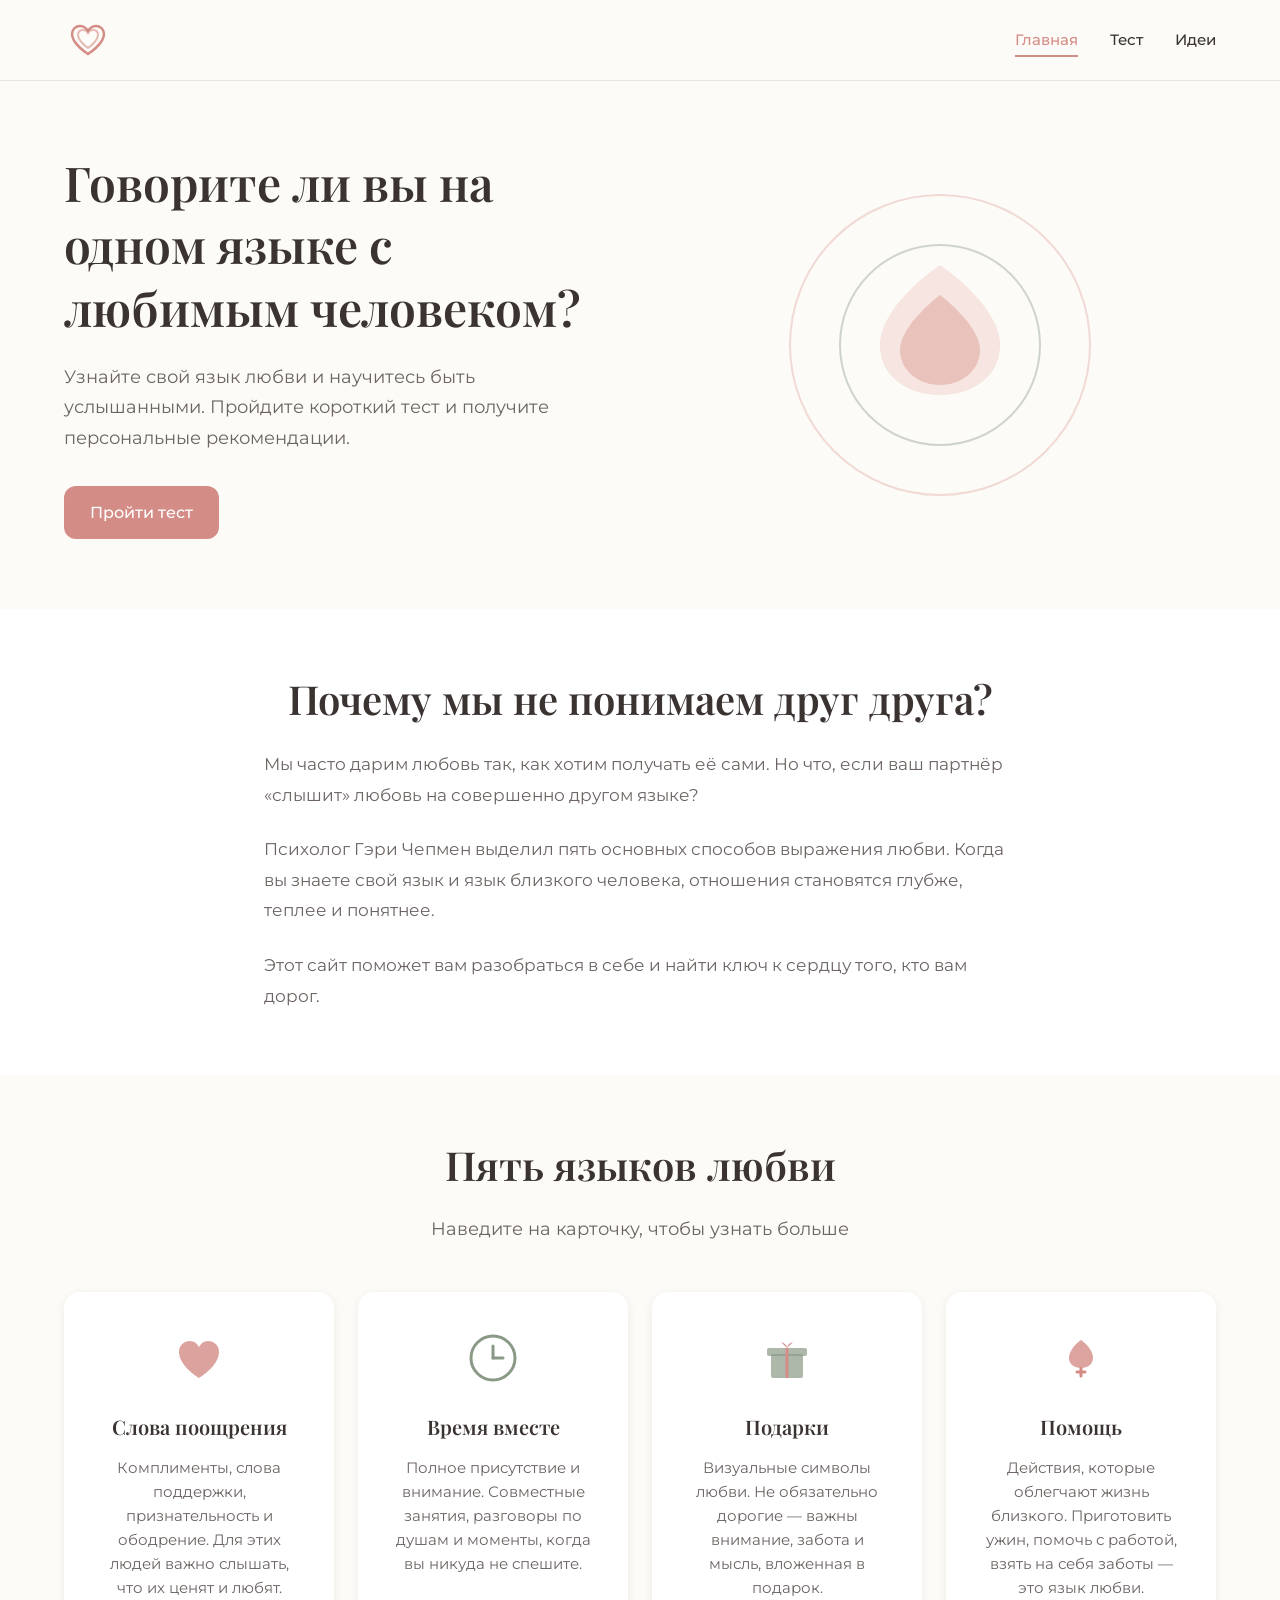
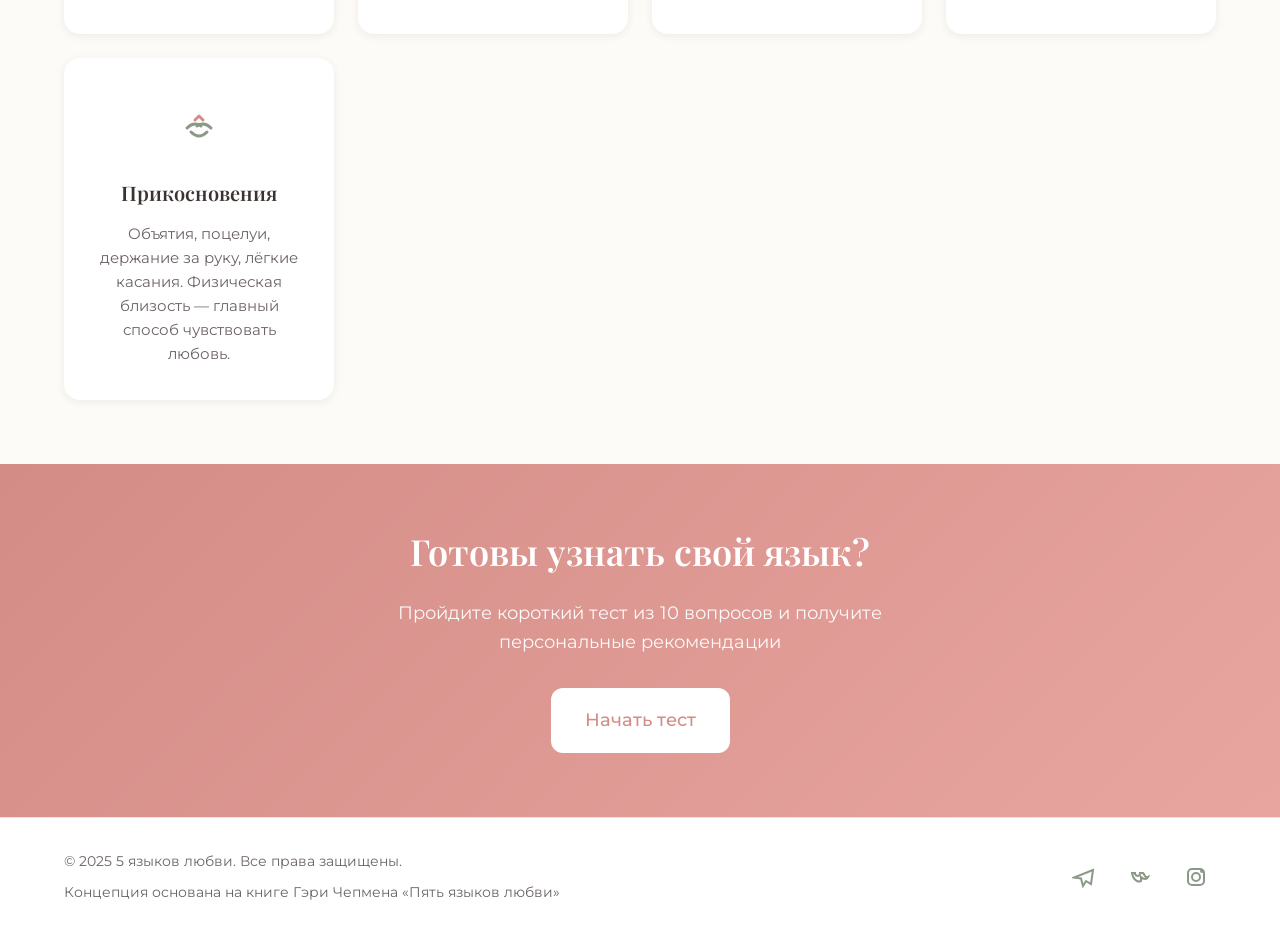
<file: index.html>
<!DOCTYPE html>
<html lang="ru">
<head>
    <meta charset="UTF-8">
    <meta name="viewport" content="width=device-width, initial-scale=1.0">
    <meta name="description" content="Узнайте свой язык любви и научитесь быть услышанными. Интерактивный гид по 5 языкам любви.">
    <title>5 языков любви — Говорите на одном языке</title>
    
    <!-- Подключение шрифтов Google Fonts -->
    <link rel="preconnect" href="https://fonts.googleapis.com">
    <link rel="preconnect" href="https://fonts.gstatic.com" crossorigin>
    <link href="https://fonts.googleapis.com/css2?family=Playfair+Display:wght@400;600;700&family=Montserrat:wght@300;400;500;600&display=swap" rel="stylesheet">
    
    <!-- Подключение стилей -->
    <link rel="stylesheet" href="styles.css">
</head>
<body>
    
    <!-- ========== ШАПКА САЙТА ========== -->
    <header class="header">
        <div class="container header__container">
            <!-- Логотип -->
            <a href="index.html" class="header__logo" aria-label="На главную">
                <svg class="logo-icon" width="48" height="48" viewBox="0 0 48 48" fill="none" xmlns="http://www.w3.org/2000/svg">
                    <path d="M24 38C24 38 8 28 8 18C8 13 12 10 16 10C19 10 22 12 24 15C26 12 29 10 32 10C36 10 40 13 40 18C40 28 24 38 24 38Z" stroke="#D48C86" stroke-width="2.5" fill="none"/>
                    <path d="M24 32C24 32 14 25 14 19C14 16 16 14 19 14C21 14 23 15 24 17C25 15 27 14 29 14C32 14 34 16 34 19C34 25 24 32 24 32Z" stroke="#D48C86" stroke-width="2" fill="none" opacity="0.6"/>
                </svg>
            </a>
            
            <!-- Навигация -->
            <nav class="header__nav" aria-label="Главная навигация">
                <ul class="nav-list">
                    <li class="nav-list__item">
                        <a href="index.html" class="nav-list__link nav-list__link--active">Главная</a>
                    </li>
                    <li class="nav-list__item">
                        <a href="test.html" class="nav-list__link">Тест</a>
                    </li>
                    <li class="nav-list__item">
                        <a href="ideas.html" class="nav-list__link">Идеи</a>
                    </li>
                </ul>
            </nav>
            
            <!-- Кнопка мобильного меню (для адаптивности) -->
            <button class="header__burger" aria-label="Открыть меню" aria-expanded="false">
                <span></span>
                <span></span>
                <span></span>
            </button>
        </div>
    </header>

    <main>
        <!-- ========== HERO-БЛОК (ПЕРВЫЙ ЭКРАН) ========== -->
        <section class="hero">
            <div class="container hero__container">
                <div class="hero__content">
                    <h1 class="hero__title">Говорите ли вы на одном языке с любимым человеком?</h1>
                    <p class="hero__subtitle">Узнайте свой язык любви и научитесь быть услышанными. Пройдите короткий тест и получите персональные рекомендации.</p>
                    <a href="test.html" class="btn btn--primary hero__cta">Пройти тест</a>
                </div>
                <div class="hero__image">
                    <!-- Декоративная иллюстрация -->
                    <svg class="hero__illustration" width="400" height="400" viewBox="0 0 400 400" fill="none" xmlns="http://www.w3.org/2000/svg" aria-hidden="true">
                        <circle cx="200" cy="200" r="150" stroke="#D48C86" stroke-width="2" opacity="0.3"/>
                        <circle cx="200" cy="200" r="100" stroke="#8A9A86" stroke-width="2" opacity="0.4"/>
                        <path d="M200 120C200 120 140 160 140 200C140 230 165 250 200 250C235 250 260 230 260 200C260 160 200 120 200 120Z" fill="#D48C86" opacity="0.2"/>
                        <path d="M200 150C200 150 160 180 160 205C160 225 178 240 200 240C222 240 240 225 240 205C240 180 200 150 200 150Z" fill="#D48C86" opacity="0.4"/>
                    </svg>
                </div>
            </div>
        </section>

        <!-- ========== БЛОК "СУТЬ КОНЦЕПЦИИ" ========== -->
        <section class="concept">
            <div class="container concept__container">
                <h2 class="section-title">Почему мы не понимаем друг друга?</h2>
                <div class="concept__text">
                    <p>Мы часто дарим любовь так, как хотим получать её сами. Но что, если ваш партнёр «слышит» любовь на совершенно другом языке?</p>
                    <p>Психолог Гэри Чепмен выделил пять основных способов выражения любви. Когда вы знаете свой язык и язык близкого человека, отношения становятся глубже, теплее и понятнее.</p>
                    <p>Этот сайт поможет вам разобраться в себе и найти ключ к сердцу того, кто вам дорог.</p>
                </div>
            </div>
        </section>

        <!-- ========== БЛОК "5 ЯЗЫКОВ ЛЮБВИ" ========== -->
        <section class="languages">
            <div class="container languages__container">
                <h2 class="section-title">Пять языков любви</h2>
                <p class="section-subtitle">Наведите на карточку, чтобы узнать больше</p>
                
                <div class="languages__grid">
                    <!-- Карточка 1: Слова поощрения -->
                    <article class="language-card">
                        <div class="language-card__icon">
                            <svg width="64" height="64" viewBox="0 0 64 64" fill="none" xmlns="http://www.w3.org/2000/svg">
                                <path d="M32 52C32 52 12 40 12 26C12 19 17 15 23 15C27 15 30 17 32 21C34 17 37 15 41 15C47 15 52 19 52 26C52 40 32 52 32 52Z" fill="#D48C86" opacity="0.8"/>
                            </svg>
                        </div>
                        <h3 class="language-card__title">Слова поощрения</h3>
                        <p class="language-card__description">Комплименты, слова поддержки, признательность и ободрение. Для этих людей важно слышать, что их ценят и любят.</p>
                    </article>

                    <!-- Карточка 2: Время вместе -->
                    <article class="language-card">
                        <div class="language-card__icon">
                            <svg width="64" height="64" viewBox="0 0 64 64" fill="none" xmlns="http://www.w3.org/2000/svg">
                                <circle cx="32" cy="32" r="22" stroke="#8A9A86" stroke-width="3" fill="none"/>
                                <line x1="32" y1="32" x2="32" y2="20" stroke="#8A9A86" stroke-width="3" stroke-linecap="round"/>
                                <line x1="32" y1="32" x2="42" y2="32" stroke="#8A9A86" stroke-width="3" stroke-linecap="round"/>
                            </svg>
                        </div>
                        <h3 class="language-card__title">Время вместе</h3>
                        <p class="language-card__description">Полное присутствие и внимание. Совместные занятия, разговоры по душам и моменты, когда вы никуда не спешите.</p>
                    </article>

                    <!-- Карточка 3: Подарки -->
                    <article class="language-card">
                        <div class="language-card__icon">
                            <svg width="64" height="64" viewBox="0 0 64 64" fill="none" xmlns="http://www.w3.org/2000/svg">
                                <rect x="16" y="28" width="32" height="24" rx="2" fill="#8A9A86" opacity="0.7"/>
                                <rect x="12" y="22" width="40" height="8" rx="2" fill="#8A9A86" opacity="0.7"/>
                                <line x1="32" y1="22" x2="32" y2="52" stroke="#D48C86" stroke-width="3"/>
                                <path d="M32 22C32 22 26 16 26 16C26 16 32 18 32 22Z" fill="#D48C86"/>
                                <path d="M32 22C32 22 38 16 38 16C38 16 32 18 32 22Z" fill="#D48C86"/>
                            </svg>
                        </div>
                        <h3 class="language-card__title">Подарки</h3>
                        <p class="language-card__description">Визуальные символы любви. Не обязательно дорогие — важны внимание, забота и мысль, вложенная в подарок.</p>
                    </article>

                    <!-- Карточка 4: Помощь (Акты служения) -->
                    <article class="language-card">
                        <div class="language-card__icon">
                            <svg width="64" height="64" viewBox="0 0 64 64" fill="none" xmlns="http://www.w3.org/2000/svg">
                                <path d="M32 14C32 14 20 22 20 32C20 38 25 42 32 42C39 42 44 38 44 32C44 22 32 14 32 14Z" fill="#D48C86" opacity="0.8"/>
                                <path d="M32 42V50" stroke="#D48C86" stroke-width="3" stroke-linecap="round"/>
                                <path d="M28 46H36" stroke="#D48C86" stroke-width="3" stroke-linecap="round"/>
                            </svg>
                        </div>
                        <h3 class="language-card__title">Помощь</h3>
                        <p class="language-card__description">Действия, которые облегчают жизнь близкого. Приготовить ужин, помочь с работой, взять на себя заботы — это язык любви.</p>
                    </article>

                    <!-- Карточка 5: Прикосновения -->
                    <article class="language-card">
                        <div class="language-card__icon">
                            <svg width="64" height="64" viewBox="0 0 64 64" fill="none" xmlns="http://www.w3.org/2000/svg">
                                <path d="M20 36C20 36 24 32 28 32C32 32 34 34 34 34" stroke="#8A9A86" stroke-width="3" stroke-linecap="round"/>
                                <path d="M44 36C44 36 40 32 36 32C32 32 30 34 30 34" stroke="#8A9A86" stroke-width="3" stroke-linecap="round"/>
                                <path d="M24 40C24 40 28 44 32 44C36 44 40 40 40 40" stroke="#8A9A86" stroke-width="3" stroke-linecap="round"/>
                                <path d="M28 28L32 24L36 28" stroke="#D48C86" stroke-width="3" stroke-linecap="round" stroke-linejoin="round"/>
                            </svg>
                        </div>
                        <h3 class="language-card__title">Прикосновения</h3>
                        <p class="language-card__description">Объятия, поцелуи, держание за руку, лёгкие касания. Физическая близость — главный способ чувствовать любовь.</p>
                    </article>
                </div>
            </div>
        </section>

        <!-- ========== БЛОК ПРИЗЫВА К ДЕЙСТВИЮ ========== -->
        <section class="cta">
            <div class="container cta__container">
                <h2 class="cta__title">Готовы узнать свой язык?</h2>
                <p class="cta__text">Пройдите короткий тест из 10 вопросов и получите персональные рекомендации</p>
                <a href="test.html" class="btn btn--primary btn--large">Начать тест</a>
            </div>
        </section>
    </main>

    <!-- ========== ПОДВАЛ САЙТА ========== -->
    <footer class="footer">
        <div class="container footer__container">
            <div class="footer__info">
                <p class="footer__copyright">© 2025 5 языков любви. Все права защищены.</p>
                <p class="footer__source">Концепция основана на книге Гэри Чепмена «Пять языков любви»</p>
            </div>
            <div class="footer__social">
                <a href="#" class="footer__social-link" aria-label="Telegram">
                    <svg width="24" height="24" viewBox="0 0 24 24" fill="none" stroke="#8A9A86" stroke-width="2">
                        <path d="M21 5L2 12.5L9 13.5L11 21L14 16L19 19L21 5Z"/>
                    </svg>
                </a>
                <a href="#" class="footer__social-link" aria-label="VK">
                    <svg width="24" height="24" viewBox="0 0 24 24" fill="none" stroke="#8A9A86" stroke-width="2">
                        <path d="M4 8C4 8 5 14 9 16C11 17 13 16 13 16V12C13 12 15 14 17 14C19 14 20 12 20 12C20 12 18 13 17 11C16 9 15 8 15 8H12C12 8 12 11 10 11C8 11 7 9 7 9V8H4Z"/>
                    </svg>
                </a>
                <a href="#" class="footer__social-link" aria-label="Instagram">
                    <svg width="24" height="24" viewBox="0 0 24 24" fill="none" stroke="#8A9A86" stroke-width="2">
                        <rect x="4" y="4" width="16" height="16" rx="4"/>
                        <circle cx="12" cy="12" r="4"/>
                        <circle cx="18" cy="6" r="1" fill="#8A9A86"/>
                    </svg>
                </a>
            </div>
        </div>
    </footer>

    <!-- Подключение скриптов -->
    <script src="script.js"></script>
</body>
</html>
</file>
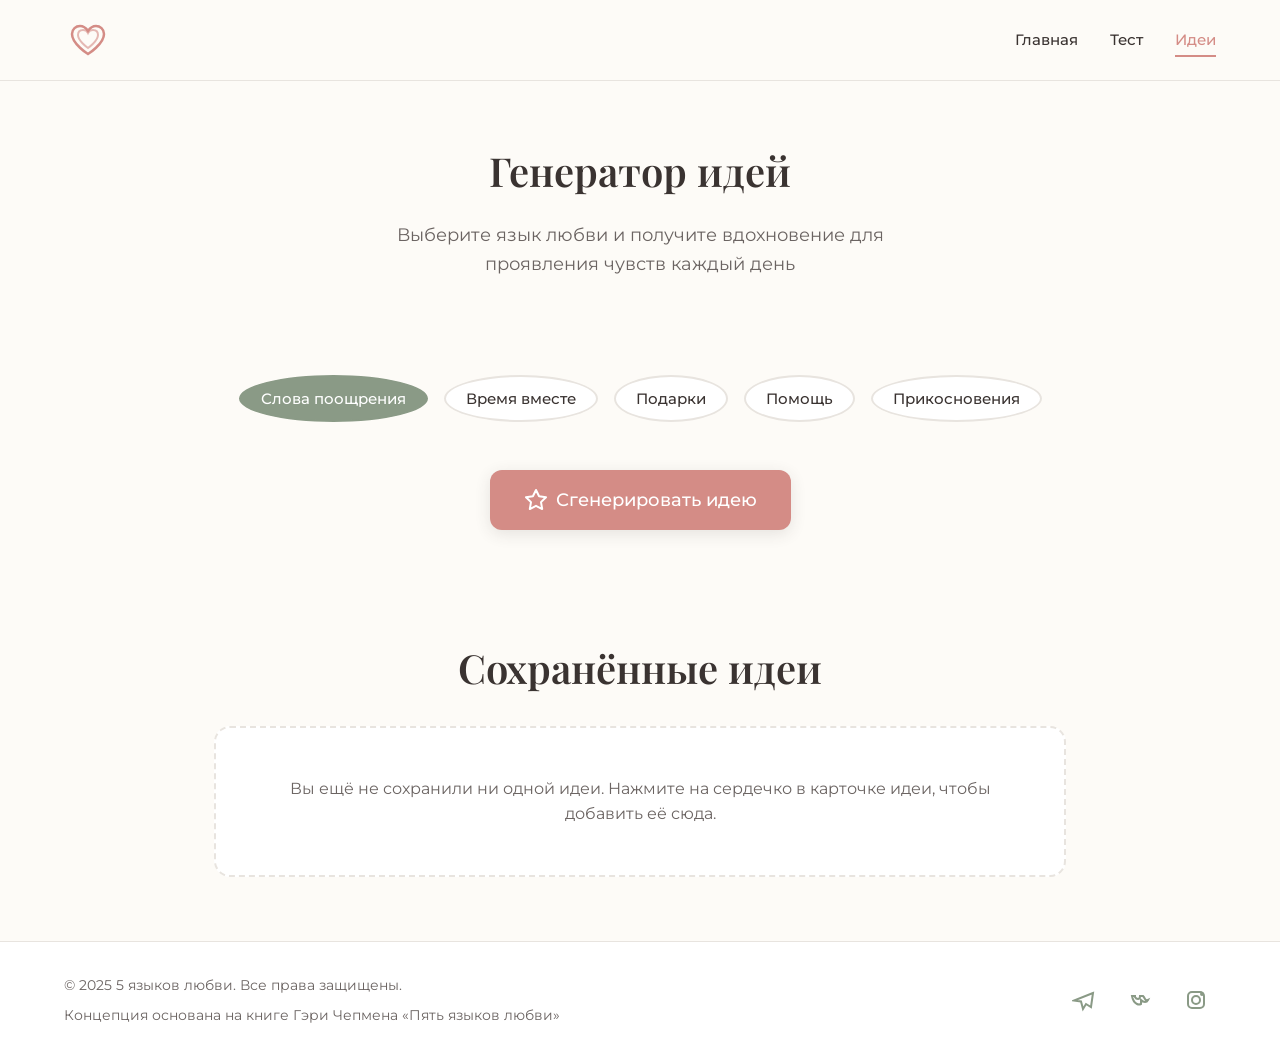
<file: ideas.html>
<!DOCTYPE html>
<html lang="ru">
<head>
    <meta charset="UTF-8">
    <meta name="viewport" content="width=device-width, initial-scale=1.0">
    <meta name="description" content="Генератор идей для проявления любви. Получайте персональные рекомендации для вашего языка любви.">
    <title>Генератор идей — Проявляйте любовь правильно</title>
    
    <!-- Подключение шрифтов Google Fonts -->
    <link rel="preconnect" href="https://fonts.googleapis.com">
    <link rel="preconnect" href="https://fonts.gstatic.com" crossorigin>
    <link href="https://fonts.googleapis.com/css2?family=Playfair+Display:wght@400;600;700&family=Montserrat:wght@300;400;500;600&display=swap" rel="stylesheet">
    
    <!-- Подключение стилей -->
    <link rel="stylesheet" href="styles.css">
</head>
<body>
    
    <!-- ========== ШАПКА САЙТА ========== -->
    <header class="header">
        <div class="container header__container">
            <!-- Логотип -->
            <a href="index.html" class="header__logo" aria-label="На главную">
                <svg class="logo-icon" width="48" height="48" viewBox="0 0 48 48" fill="none" xmlns="http://www.w3.org/2000/svg">
                    <path d="M24 38C24 38 8 28 8 18C8 13 12 10 16 10C19 10 22 12 24 15C26 12 29 10 32 10C36 10 40 13 40 18C40 28 24 38 24 38Z" stroke="#D48C86" stroke-width="2.5" fill="none"/>
                    <path d="M24 32C24 32 14 25 14 19C14 16 16 14 19 14C21 14 23 15 24 17C25 15 27 14 29 14C32 14 34 16 34 19C34 25 24 32 24 32Z" stroke="#D48C86" stroke-width="2" fill="none" opacity="0.6"/>
                </svg>
            </a>
            
            <!-- Навигация -->
            <nav class="header__nav" aria-label="Главная навигация">
                <ul class="nav-list">
                    <li class="nav-list__item">
                        <a href="index.html" class="nav-list__link">Главная</a>
                    </li>
                    <li class="nav-list__item">
                        <a href="test.html" class="nav-list__link">Тест</a>
                    </li>
                    <li class="nav-list__item">
                        <a href="ideas.html" class="nav-list__link nav-list__link--active">Идеи</a>
                    </li>
                </ul>
            </nav>
            
            <!-- Кнопка мобильного меню -->
            <button class="header__burger" aria-label="Открыть меню" aria-expanded="false">
                <span></span>
                <span></span>
                <span></span>
            </button>
        </div>
    </header>

    <main>
        <!-- ========== ВСТУПИТЕЛЬНЫЙ БЛОК ========== -->
        <section class="generator-intro">
            <div class="container generator-intro__container">
                <h1 class="section-title generator-intro__title">Генератор идей</h1>
                <p class="section-subtitle generator-intro__subtitle">Выберите язык любви и получите вдохновение для проявления чувств каждый день</p>
            </div>
        </section>

        <!-- ========== СЕЛЕКТОР ЯЗЫКОВ ЛЮБВИ (ТАБЫ) ========== -->
        <section class="language-selector">
            <div class="container language-selector__container">
                <div class="selector__tabs" role="tablist" aria-label="Выбор языка любви">
                    <button class="selector__tab selector__tab--active" role="tab" aria-selected="true" data-language="words">
                        Слова поощрения
                    </button>
                    <button class="selector__tab" role="tab" aria-selected="false" data-language="time">
                        Время вместе
                    </button>
                    <button class="selector__tab" role="tab" aria-selected="false" data-language="gifts">
                        Подарки
                    </button>
                    <button class="selector__tab" role="tab" aria-selected="false" data-language="service">
                        Помощь
                    </button>
                    <button class="selector__tab" role="tab" aria-selected="false" data-language="touch">
                        Прикосновения
                    </button>
                </div>
            </div>
        </section>

        <!-- ========== ЗОНА ГЕНЕРАЦИИ ИДЕИ ========== -->
        <section class="generator-area">
            <div class="container generator-area__container">
                
                <!-- Кнопка генерации -->
                <button class="btn btn--primary btn--large generator-area__btn" id="generateBtn">
                    <svg width="24" height="24" viewBox="0 0 24 24" fill="none" stroke="currentColor" stroke-width="2" stroke-linecap="round" stroke-linejoin="round" aria-hidden="true">
                        <path d="M12 2L15.09 8.26L22 9.27L17 14.14L18.18 21.02L12 17.77L5.82 21.02L7 14.14L2 9.27L8.91 8.26L12 2Z"/>
                    </svg>
                    Сгенерировать идею
                </button>

                <!-- Карточка с результатом (Скрыта по умолчанию) -->
                <div class="idea-card" id="ideaCard" style="display: none;" aria-live="polite">
                    <div class="idea-card__content">
                        <p class="idea-card__text" id="ideaText">Здесь появится сгенерированная идея...</p>
                    </div>
                    <button class="idea-card__save" id="saveBtn" aria-label="Сохранить идею в избранное">
                        <svg class="heart-icon" width="28" height="28" viewBox="0 0 24 24" fill="none" stroke="#D48C86" stroke-width="2" stroke-linecap="round" stroke-linejoin="round">
                            <path d="M20.84 4.61a5.5 5.5 0 0 0-7.78 0L12 5.67l-1.06-1.06a5.5 5.5 0 0 0-7.78 7.78l1.06 1.06L12 21.23l7.78-7.78 1.06-1.06a5.5 5.5 0 0 0 0-7.78z"></path>
                        </svg>
                    </button>
                </div>

            </div>
        </section>

        <!-- ========== СОХРАНЁННЫЕ ИДЕИ ========== -->
        <section class="saved-ideas">
            <div class="container saved-ideas__container">
                <h2 class="section-title saved-ideas__title">Сохранённые идеи</h2>
                
                <div class="saved-ideas__grid" id="savedIdeasGrid">
                    <!-- JS будет добавлять сюда карточки. Показываем заглушку, если пусто -->
                    <p class="saved-ideas__empty" id="emptyState">
                        Вы ещё не сохранили ни одной идеи. Нажмите на сердечко в карточке идеи, чтобы добавить её сюда.
                    </p>
                </div>
            </div>
        </section>
    </main>

    <!-- ========== ПОДВАЛ САЙТА ========== -->
    <footer class="footer">
        <div class="container footer__container">
            <div class="footer__info">
                <p class="footer__copyright">© 2025 5 языков любви. Все права защищены.</p>
                <p class="footer__source">Концепция основана на книге Гэри Чепмена «Пять языков любви»</p>
            </div>
            <div class="footer__social">
                <a href="#" class="footer__social-link" aria-label="Telegram">
                    <svg width="24" height="24" viewBox="0 0 24 24" fill="none" stroke="#8A9A86" stroke-width="2">
                        <path d="M21 5L2 12.5L9 13.5L11 21L14 16L19 19L21 5Z"/>
                    </svg>
                </a>
                <a href="#" class="footer__social-link" aria-label="VK">
                    <svg width="24" height="24" viewBox="0 0 24 24" fill="none" stroke="#8A9A86" stroke-width="2">
                        <path d="M4 8C4 8 5 14 9 16C11 17 13 16 13 16V12C13 12 15 14 17 14C19 14 20 12 20 12C20 12 18 13 17 11C16 9 15 8 15 8H12C12 8 12 11 10 11C8 11 7 9 7 9V8H4Z"/>
                    </svg>
                </a>
                <a href="#" class="footer__social-link" aria-label="Instagram">
                    <svg width="24" height="24" viewBox="0 0 24 24" fill="none" stroke="#8A9A86" stroke-width="2">
                        <rect x="4" y="4" width="16" height="16" rx="4"/>
                        <circle cx="12" cy="12" r="4"/>
                        <circle cx="18" cy="6" r="1" fill="#8A9A86"/>
                    </svg>
                </a>
            </div>
        </div>
    </footer>

    <!-- Подключение скриптов -->
    <script src="script.js"></script>
</body>
</html>
</file>
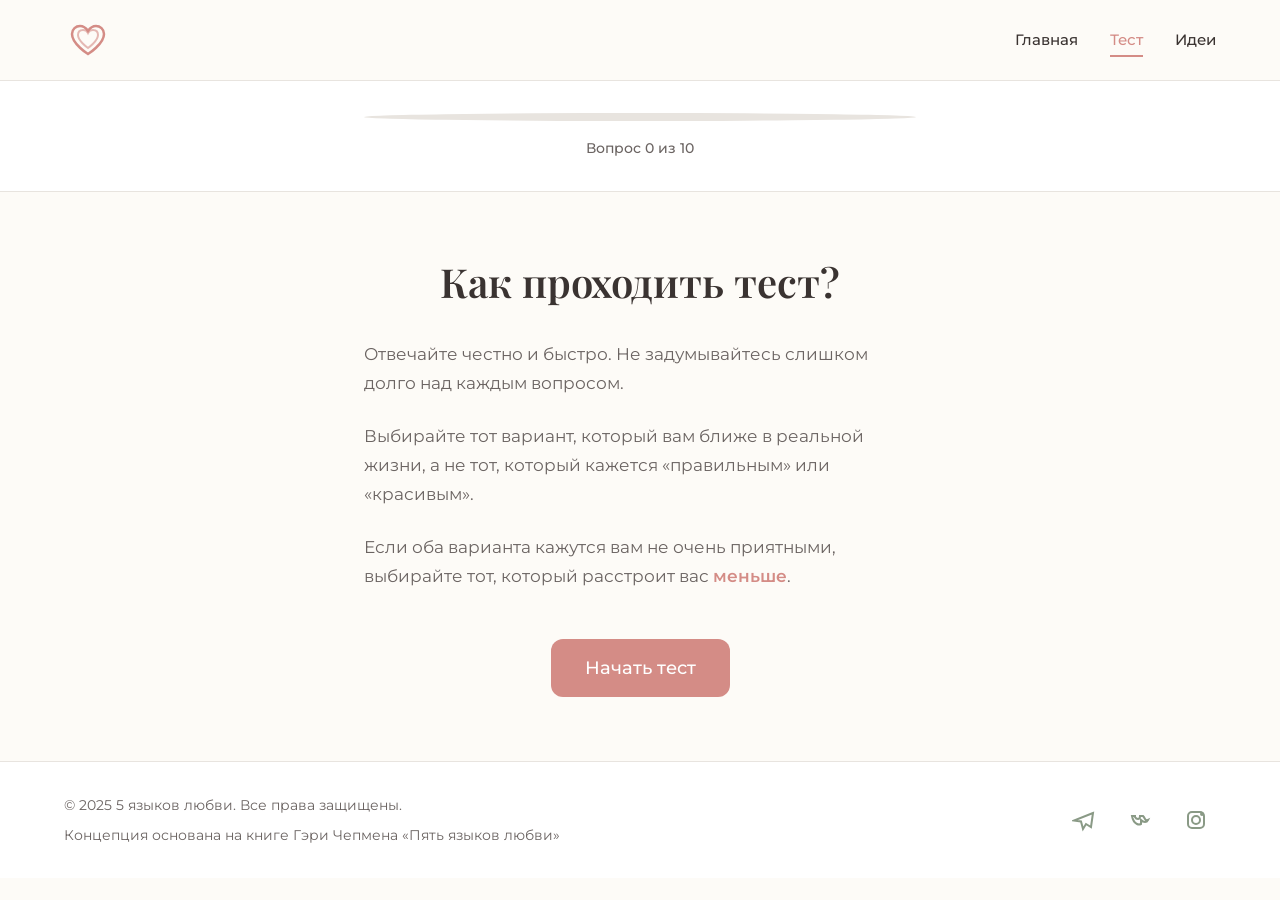
<file: test.html>
<!DOCTYPE html>
<html lang="ru">
<head>
    <meta charset="UTF-8">
    <meta name="viewport" content="width=device-width, initial-scale=1.0">
    <meta name="description" content="Пройдите интерактивный тест из 10 вопросов и узнайте свой главный язык любви.">
    <title>Тест: Узнайте свой язык любви</title>
    
    <!-- Подключение шрифтов Google Fonts -->
    <link rel="preconnect" href="https://fonts.googleapis.com">
    <link rel="preconnect" href="https://fonts.gstatic.com" crossorigin>
    <link href="https://fonts.googleapis.com/css2?family=Playfair+Display:wght@400;600;700&family=Montserrat:wght@300;400;500;600&display=swap" rel="stylesheet">
    
    <!-- Подключение стилей -->
    <link rel="stylesheet" href="styles.css">
</head>
<body>
    
    <!-- ========== ШАПКА САЙТА ========== -->
    <header class="header">
        <div class="container header__container">
            <!-- Логотип -->
            <a href="index.html" class="header__logo" aria-label="На главную">
                <svg class="logo-icon" width="48" height="48" viewBox="0 0 48 48" fill="none" xmlns="http://www.w3.org/2000/svg">
                    <path d="M24 38C24 38 8 28 8 18C8 13 12 10 16 10C19 10 22 12 24 15C26 12 29 10 32 10C36 10 40 13 40 18C40 28 24 38 24 38Z" stroke="#D48C86" stroke-width="2.5" fill="none"/>
                    <path d="M24 32C24 32 14 25 14 19C14 16 16 14 19 14C21 14 23 15 24 17C25 15 27 14 29 14C32 14 34 16 34 19C34 25 24 32 24 32Z" stroke="#D48C86" stroke-width="2" fill="none" opacity="0.6"/>
                </svg>
            </a>
            
            <!-- Навигация -->
            <nav class="header__nav" aria-label="Главная навигация">
                <ul class="nav-list">
                    <li class="nav-list__item">
                        <a href="index.html" class="nav-list__link">Главная</a>
                    </li>
                    <li class="nav-list__item">
                        <a href="test.html" class="nav-list__link nav-list__link--active">Тест</a>
                    </li>
                    <li class="nav-list__item">
                        <a href="ideas.html" class="nav-list__link">Идеи</a>
                    </li>
                </ul>
            </nav>
            
            <!-- Кнопка мобильного меню -->
            <button class="header__burger" aria-label="Открыть меню" aria-expanded="false">
                <span></span>
                <span></span>
                <span></span>
            </button>
        </div>
    </header>

    <main>
        <!-- ========== ПРОГРЕСС-БАР ========== -->
        <section class="quiz-progress" aria-label="Прогресс прохождения теста">
            <div class="container quiz-progress__container">
                <div class="progress-bar">
                    <div class="progress-bar__fill" id="progressFill" role="progressbar" aria-valuenow="0" aria-valuemin="0" aria-valuemax="100" style="width: 0%;"></div>
                </div>
                <p class="progress-bar__text" id="progressText">Вопрос 0 из 10</p>
            </div>
        </section>

        <!-- ========== ВСТУПИТЕЛЬНЫЙ БЛОК (ИНСТРУКЦИЯ) ========== -->
        <section class="quiz-intro" id="introSection">
            <div class="container quiz-intro__container">
                <h1 class="section-title quiz-intro__title">Как проходить тест?</h1>
                <div class="quiz-intro__text">
                    <p>Отвечайте честно и быстро. Не задумывайтесь слишком долго над каждым вопросом.</p>
                    <p>Выбирайте тот вариант, который вам ближе в реальной жизни, а не тот, который кажется «правильным» или «красивым».</p>
                    <p>Если оба варианта кажутся вам не очень приятными, выбирайте тот, который расстроит вас <strong>меньше</strong>.</p>
                </div>
                <button class="btn btn--primary btn--large" id="startQuizBtn">Начать тест</button>
            </div>
        </section>

        <!-- ========== БЛОК С ВОПРОСАМИ (Скрыт по умолчанию) ========== -->
        <section class="quiz-area" id="quizSection" style="display: none;" aria-live="polite">
            <div class="container quiz-area__container">
                <div class="quiz-card">
                    <!-- Текст вопроса -->
                    <h2 class="quiz-card__question" id="questionText">Текст вопроса появится здесь...</h2>
                    
                    <!-- Варианты ответов -->
                    <div class="quiz-card__options" id="optionsContainer">
                        <button class="option-btn option-btn--a" id="optionA" data-language="words">
                            <span class="option-btn__text" id="optionAText">Вариант А</span>
                        </button>
                        <button class="option-btn option-btn--b" id="optionB" data-language="time">
                            <span class="option-btn__text" id="optionBText">Вариант Б</span>
                        </button>
                    </div>
                </div>

                <!-- Навигация по тесту -->
                <div class="quiz-nav">
                    <button class="btn btn--outline" id="prevBtn" disabled>
                        <svg width="20" height="20" viewBox="0 0 24 24" fill="none" stroke="currentColor" stroke-width="2" stroke-linecap="round" stroke-linejoin="round"><path d="M19 12H5M12 19l-7-7 7-7"/></svg>
                        Назад
                    </button>
                    <button class="btn btn--primary" id="nextBtn">
                        Далее
                        <svg width="20" height="20" viewBox="0 0 24 24" fill="none" stroke="currentColor" stroke-width="2" stroke-linecap="round" stroke-linejoin="round"><path d="M5 12h14M12 5l7 7-7 7"/></svg>
                    </button>
                </div>
            </div>
        </section>

        <!-- ========== БЛОК РЕЗУЛЬТАТА (Скрыт по умолчанию) ========== -->
        <section class="quiz-result" id="resultSection" style="display: none;" aria-live="polite">
            <div class="container quiz-result__container">
                <div class="result-card">
                    <div class="result-card__icon" id="resultIcon">
                        <!-- Иконка будет вставлена через JS в зависимости от результата -->
                    </div>
                    <h2 class="result-card__title">Ваш главный язык любви — <span id="resultLanguage">...</span></h2>
                    <p class="result-card__description" id="resultDescription">Описание вашего языка любви появится здесь.</p>
                    <a href="ideas.html" class="btn btn--primary btn--large">Узнать, как это применять</a>
                    <button class="btn btn--text" id="restartQuizBtn">Пройти тест заново</button>
                </div>
            </div>
        </section>
    </main>

    <!-- ========== ПОДВАЛ САЙТА ========== -->
    <footer class="footer">
        <div class="container footer__container">
            <div class="footer__info">
                <p class="footer__copyright">© 2025 5 языков любви. Все права защищены.</p>
                <p class="footer__source">Концепция основана на книге Гэри Чепмена «Пять языков любви»</p>
            </div>
            <div class="footer__social">
                <a href="#" class="footer__social-link" aria-label="Telegram">
                    <svg width="24" height="24" viewBox="0 0 24 24" fill="none" stroke="#8A9A86" stroke-width="2">
                        <path d="M21 5L2 12.5L9 13.5L11 21L14 16L19 19L21 5Z"/>
                    </svg>
                </a>
                <a href="#" class="footer__social-link" aria-label="VK">
                    <svg width="24" height="24" viewBox="0 0 24 24" fill="none" stroke="#8A9A86" stroke-width="2">
                        <path d="M4 8C4 8 5 14 9 16C11 17 13 16 13 16V12C13 12 15 14 17 14C19 14 20 12 20 12C20 12 18 13 17 11C16 9 15 8 15 8H12C12 8 12 11 10 11C8 11 7 9 7 9V8H4Z"/>
                    </svg>
                </a>
                <a href="#" class="footer__social-link" aria-label="Instagram">
                    <svg width="24" height="24" viewBox="0 0 24 24" fill="none" stroke="#8A9A86" stroke-width="2">
                        <rect x="4" y="4" width="16" height="16" rx="4"/>
                        <circle cx="12" cy="12" r="4"/>
                        <circle cx="18" cy="6" r="1" fill="#8A9A86"/>
                    </svg>
                </a>
            </div>
        </div>
    </footer>

    <!-- Подключение скриптов -->
    <script src="script.js"></script>
</body>
</html>
</file>
<file: styles.css>
/* ========================================
   CSS-ПЕРЕМЕННЫЕ И БАЗОВЫЕ НАСТРОЙКИ
   ======================================== */

:root {
    /* Цветовая палитра */
    --color-bg: #FDFBF7;
    --color-primary: #D48C86;
    --color-primary-hover: #C07A74;
    --color-secondary: #8A9A86;
    --color-secondary-hover: #7A8A76;
    --color-text: #3A3331;
    --color-text-light: #6B6462;
    --color-white: #FFFFFF;
    --color-border: #E8E4DF;
    
    /* Шрифты */
    --font-heading: 'Playfair Display', serif;
    --font-body: 'Montserrat', sans-serif;
    
    /* Отступы */
    --spacing-xs: 0.5rem;
    --spacing-sm: 1rem;
    --spacing-md: 1.5rem;
    --spacing-lg: 2rem;
    --spacing-xl: 3rem;
    --spacing-xxl: 4rem;
    
    /* Радиусы */
    --radius-sm: 8px;
    --radius-md: 12px;
    --radius-lg: 16px;
    --radius-xl: 24px;
    --radius-full: 50%;
    
    /* Тени */
    --shadow-sm: 0 2px 8px rgba(58, 51, 49, 0.08);
    --shadow-md: 0 4px 16px rgba(58, 51, 49, 0.12);
    --shadow-lg: 0 8px 32px rgba(58, 51, 49, 0.16);
    
    /* Переходы */
    --transition-fast: 0.2s ease;
    --transition-normal: 0.3s ease;
    --transition-slow: 0.5s ease;
}

/* ========================================
   СБРОС СТИЛЕЙ И БАЗОВЫЕ СТИЛИ
   ======================================== */

*,
*::before,
*::after {
    margin: 0;
    padding: 0;
    box-sizing: border-box;
}

html {
    scroll-behavior: smooth;
    font-size: 16px;
}

body {
    font-family: var(--font-body);
    font-weight: 400;
    line-height: 1.6;
    color: var(--color-text);
    background-color: var(--color-bg);
    -webkit-font-smoothing: antialiased;
    -moz-osx-font-smoothing: grayscale;
}

img,
svg {
    display: block;
    max-width: 100%;
    height: auto;
}

a {
    text-decoration: none;
    color: inherit;
    transition: color var(--transition-fast);
}

button {
    font-family: inherit;
    font-size: inherit;
    cursor: pointer;
    border: none;
    background: none;
    transition: all var(--transition-fast);
}

ul {
    list-style: none;
}

h1, h2, h3, h4, h5, h6 {
    font-family: var(--font-heading);
    font-weight: 600;
    line-height: 1.3;
    color: var(--color-text);
}

/* ========================================
   УТИЛИТАРНЫЕ КЛАССЫ
   ======================================== */

.container {
    width: 100%;
    max-width: 1200px;
    margin: 0 auto;
    padding: 0 var(--spacing-md);
}

.section-title {
    font-size: clamp(1.75rem, 4vw, 2.5rem);
    text-align: center;
    margin-bottom: var(--spacing-md);
}

.section-subtitle {
    font-size: clamp(1rem, 2vw, 1.125rem);
    text-align: center;
    color: var(--color-text-light);
    max-width: 600px;
    margin: 0 auto var(--spacing-xl);
}

/* Кнопки */
.btn {
    display: inline-flex;
    align-items: center;
    justify-content: center;
    gap: var(--spacing-xs);
    padding: 0.75rem 1.5rem;
    font-family: var(--font-body);
    font-weight: 500;
    font-size: 1rem;
    border-radius: var(--radius-md);
    transition: all var(--transition-fast);
    cursor: pointer;
    border: 2px solid transparent;
}

.btn--primary {
    background-color: var(--color-primary);
    color: var(--color-white);
}

.btn--primary:hover {
    background-color: var(--color-primary-hover);
    transform: translateY(-2px);
    box-shadow: var(--shadow-md);
}

.btn--primary:active {
    transform: translateY(0);
}

.btn--outline {
    background-color: transparent;
    color: var(--color-text);
    border-color: var(--color-border);
}

.btn--outline:hover {
    border-color: var(--color-primary);
    color: var(--color-primary);
}

.btn--outline:disabled {
    opacity: 0.4;
    cursor: not-allowed;
}

.btn--outline:disabled:hover {
    border-color: var(--color-border);
    color: var(--color-text);
}

.btn--large {
    padding: 1rem 2rem;
    font-size: 1.125rem;
}

.btn--text {
    background: none;
    color: var(--color-text-light);
    padding: var(--spacing-xs) var(--spacing-sm);
    font-size: 0.875rem;
}

.btn--text:hover {
    color: var(--color-primary);
}

/* ========================================
   ШАПКА САЙТА
   ======================================== */

.header {
    background-color: var(--color-bg);
    border-bottom: 1px solid var(--color-border);
    padding: var(--spacing-sm) 0;
    position: sticky;
    top: 0;
    z-index: 100;
}

.header__container {
    display: flex;
    align-items: center;
    justify-content: space-between;
}

.header__logo {
    display: flex;
    align-items: center;
    transition: transform var(--transition-fast);
}

.header__logo:hover {
    transform: scale(1.05);
}

.header__nav {
    display: flex;
}

.nav-list {
    display: flex;
    gap: var(--spacing-lg);
}

.nav-list__link {
    font-weight: 500;
    font-size: 0.9375rem;
    position: relative;
    padding: var(--spacing-xs) 0;
}

.nav-list__link::after {
    content: '';
    position: absolute;
    bottom: 0;
    left: 0;
    width: 0;
    height: 2px;
    background-color: var(--color-primary);
    transition: width var(--transition-fast);
}

.nav-list__link:hover::after,
.nav-list__link--active::after {
    width: 100%;
}

.nav-list__link--active {
    color: var(--color-primary);
}

.header__burger {
    display: none;
    flex-direction: column;
    gap: 5px;
    padding: var(--spacing-xs);
}

.header__burger span {
    display: block;
    width: 24px;
    height: 2px;
    background-color: var(--color-text);
    transition: all var(--transition-fast);
}

/* ========================================
   HERO-БЛОК
   ======================================== */

.hero {
    padding: var(--spacing-xxl) 0;
}

.hero__container {
    display: grid;
    grid-template-columns: 1fr 1fr;
    gap: var(--spacing-xl);
    align-items: center;
}

.hero__content {
    max-width: 540px;
}

.hero__title {
    font-size: clamp(2rem, 5vw, 3rem);
    margin-bottom: var(--spacing-md);
}

.hero__subtitle {
    font-size: 1.125rem;
    color: var(--color-text-light);
    margin-bottom: var(--spacing-lg);
    line-height: 1.7;
}

.hero__cta {
    display: inline-flex;
}

.hero__image {
    display: flex;
    justify-content: center;
    align-items: center;
}

.hero__illustration {
    width: 100%;
    max-width: 400px;
    height: auto;
}

/* ========================================
   БЛОК "СУТЬ КОНЦЕПЦИИ"
   ======================================== */

.concept {
    padding: var(--spacing-xxl) 0;
    background-color: var(--color-white);
}

.concept__container {
    max-width: 800px;
}

.concept__text {
    display: flex;
    flex-direction: column;
    gap: var(--spacing-md);
}

.concept__text p {
    font-size: 1.0625rem;
    line-height: 1.8;
    color: var(--color-text-light);
}

.concept__text p strong {
    color: var(--color-text);
    font-weight: 600;
}

/* ========================================
   БЛОК "5 ЯЗЫКОВ ЛЮБВИ" (КАРТОЧКИ)
   ======================================== */

.languages {
    padding: var(--spacing-xxl) 0;
}

.languages__grid {
    display: grid;
    grid-template-columns: repeat(auto-fit, minmax(220px, 1fr));
    gap: var(--spacing-md);
    margin-top: var(--spacing-xl);
}

.language-card {
    background-color: var(--color-white);
    border-radius: var(--radius-lg);
    padding: var(--spacing-lg);
    text-align: center;
    box-shadow: var(--shadow-sm);
    transition: all var(--transition-normal);
    cursor: pointer;
    border: 2px solid transparent;
}

.language-card:hover {
    transform: translateY(-8px);
    box-shadow: var(--shadow-lg);
    border-color: var(--color-primary);
}

.language-card__icon {
    margin-bottom: var(--spacing-md);
    display: flex;
    justify-content: center;
    align-items: center;
}

.language-card__icon svg {
    transition: transform var(--transition-fast);
}

.language-card:hover .language-card__icon svg {
    transform: scale(1.1);
}

.language-card__title {
    font-size: 1.25rem;
    margin-bottom: var(--spacing-sm);
    color: var(--color-text);
}

.language-card__description {
    font-size: 0.9375rem;
    color: var(--color-text-light);
    line-height: 1.6;
}

/* ========================================
   БЛОК ПРИЗЫВА К ДЕЙСТВИЮ
   ======================================== */

.cta {
    padding: var(--spacing-xxl) 0;
    background: linear-gradient(135deg, var(--color-primary) 0%, #E8A5A0 100%);
    color: var(--color-white);
    text-align: center;
}

.cta__container {
    max-width: 600px;
}

.cta__title {
    color: var(--color-white);
    font-size: clamp(1.75rem, 4vw, 2.25rem);
    margin-bottom: var(--spacing-md);
}

.cta__text {
    font-size: 1.125rem;
    margin-bottom: var(--spacing-lg);
    opacity: 0.95;
}

.cta .btn--primary {
    background-color: var(--color-white);
    color: var(--color-primary);
}

.cta .btn--primary:hover {
    background-color: var(--color-bg);
    box-shadow: var(--shadow-lg);
}

/* ========================================
   ПОДВАЛ САЙТА
   ======================================== */

.footer {
    background-color: var(--color-white);
    border-top: 1px solid var(--color-border);
    padding: var(--spacing-lg) 0;
}

.footer__container {
    display: flex;
    justify-content: space-between;
    align-items: center;
    flex-wrap: wrap;
    gap: var(--spacing-md);
}

.footer__info {
    display: flex;
    flex-direction: column;
    gap: var(--spacing-xs);
}

.footer__copyright,
.footer__source {
    font-size: 0.875rem;
    color: var(--color-text-light);
}

.footer__social {
    display: flex;
    gap: var(--spacing-sm);
}

.footer__social-link {
    display: flex;
    align-items: center;
    justify-content: center;
    width: 40px;
    height: 40px;
    border-radius: var(--radius-full);
    transition: all var(--transition-fast);
}

.footer__social-link:hover {
    background-color: var(--color-bg);
    transform: translateY(-2px);
}

.footer__social-link svg {
    transition: stroke var(--transition-fast);
}

.footer__social-link:hover svg {
    stroke: var(--color-primary);
}

/* ========================================
   СТРАНИЦА ТЕСТА: ПРОГРЕСС-БАР
   ======================================== */

.quiz-progress {
    padding: var(--spacing-lg) 0;
    background-color: var(--color-white);
    border-bottom: 1px solid var(--color-border);
}

.quiz-progress__container {
    max-width: 600px;
}

.progress-bar {
    width: 100%;
    height: 8px;
    background-color: var(--color-border);
    border-radius: var(--radius-full);
    overflow: hidden;
    margin-bottom: var(--spacing-sm);
}

.progress-bar__fill {
    height: 100%;
    background: linear-gradient(90deg, var(--color-secondary) 0%, var(--color-primary) 100%);
    border-radius: var(--radius-full);
    transition: width var(--transition-normal);
}

.progress-bar__text {
    text-align: center;
    font-size: 0.875rem;
    color: var(--color-text-light);
    font-weight: 500;
}

/* ========================================
   СТРАНИЦА ТЕСТА: ВСТУПЛЕНИЕ
   ======================================== */

.quiz-intro {
    padding: var(--spacing-xxl) 0;
    text-align: center;
}

.quiz-intro__container {
    max-width: 600px;
}

.quiz-intro__title {
    margin-bottom: var(--spacing-lg);
}

.quiz-intro__text {
    display: flex;
    flex-direction: column;
    gap: var(--spacing-md);
    margin-bottom: var(--spacing-xl);
    text-align: left;
}

.quiz-intro__text p {
    font-size: 1.0625rem;
    color: var(--color-text-light);
    line-height: 1.7;
}

.quiz-intro__text p strong {
    color: var(--color-primary);
    font-weight: 600;
}

.quiz-intro .btn--large {
    margin: 0 auto;
}

/* ========================================
   СТРАНИЦА ТЕСТА: ЗОНА ВОПРОСОВ
   ======================================== */

.quiz-area {
    padding: var(--spacing-xxl) 0;
}

.quiz-area__container {
    max-width: 700px;
}

.quiz-card {
    background-color: var(--color-white);
    border-radius: var(--radius-xl);
    padding: var(--spacing-xl);
    box-shadow: var(--shadow-md);
    margin-bottom: var(--spacing-lg);
}

.quiz-card__question {
    font-size: clamp(1.25rem, 3vw, 1.5rem);
    text-align: center;
    margin-bottom: var(--spacing-xl);
    line-height: 1.5;
}

.quiz-card__options {
    display: grid;
    grid-template-columns: 1fr 1fr;
    gap: var(--spacing-md);
}

.option-btn {
    background-color: var(--color-secondary);
    color: var(--color-white);
    padding: var(--spacing-md);
    border-radius: var(--radius-md);
    font-weight: 500;
    font-size: 1rem;
    line-height: 1.5;
    text-align: center;
    transition: all var(--transition-fast);
    box-shadow: var(--shadow-sm);
}

.option-btn:hover {
    background-color: var(--color-secondary-hover);
    transform: translateY(-2px);
    box-shadow: var(--shadow-md);
}

.option-btn:active {
    transform: translateY(0);
}

.option-btn--selected {
    background-color: var(--color-primary);
    box-shadow: var(--shadow-md);
    transform: scale(1.02);
}

.quiz-nav {
    display: flex;
    justify-content: space-between;
    gap: var(--spacing-md);
}

.quiz-nav .btn {
    flex: 1;
}

/* ========================================
   СТРАНИЦА ТЕСТА: РЕЗУЛЬТАТ
   ======================================== */

.quiz-result {
    padding: var(--spacing-xxl) 0;
}

.quiz-result__container {
    max-width: 600px;
}

.result-card {
    background-color: var(--color-white);
    border-radius: var(--radius-xl);
    padding: var(--spacing-xl);
    box-shadow: var(--shadow-lg);
    text-align: center;
}

.result-card__icon {
    margin-bottom: var(--spacing-lg);
    display: flex;
    justify-content: center;
}

.result-card__title {
    font-size: clamp(1.5rem, 3.5vw, 2rem);
    margin-bottom: var(--spacing-md);
}

.result-card__title span {
    color: var(--color-primary);
}

.result-card__description {
    font-size: 1.0625rem;
    color: var(--color-text-light);
    line-height: 1.7;
    margin-bottom: var(--spacing-lg);
}

.result-card .btn--primary {
    display: inline-flex;
    margin-bottom: var(--spacing-sm);
}

/* ========================================
   СТРАНИЦА ГЕНЕРАТОРА: ВСТУПЛЕНИЕ
   ======================================== */

.generator-intro {
    padding: var(--spacing-xxl) 0 var(--spacing-xl);
    text-align: center;
}

.generator-intro__container {
    max-width: 700px;
}

/* ========================================
   СТРАНИЦА ГЕНЕРАТОРА: ТАБЫ
   ======================================== */

.language-selector {
    padding: 0 0 var(--spacing-xl);
}

.selector__tabs {
    display: flex;
    flex-wrap: wrap;
    justify-content: center;
    gap: var(--spacing-sm);
}

.selector__tab {
    padding: 0.75rem 1.25rem;
    font-weight: 500;
    font-size: 0.9375rem;
    border-radius: var(--radius-full);
    border: 2px solid var(--color-border);
    background-color: var(--color-white);
    color: var(--color-text);
    transition: all var(--transition-fast);
}

.selector__tab:hover {
    border-color: var(--color-secondary);
    color: var(--color-secondary);
}

.selector__tab--active {
    background-color: var(--color-secondary);
    border-color: var(--color-secondary);
    color: var(--color-white);
}

.selector__tab--active:hover {
    background-color: var(--color-secondary-hover);
    border-color: var(--color-secondary-hover);
    color: var(--color-white);
}

/* ========================================
   СТРАНИЦА ГЕНЕРАТОРА: ЗОНА ГЕНЕРАЦИИ
   ======================================== */

.generator-area {
    padding: 0 0 var(--spacing-xxl);
    text-align: center;
}

.generator-area__container {
    max-width: 600px;
}

.generator-area__btn {
    margin-bottom: var(--spacing-xl);
    box-shadow: var(--shadow-md);
}

.generator-area__btn:hover {
    box-shadow: var(--shadow-lg);
}

.idea-card {
    background-color: var(--color-white);
    border-radius: var(--radius-xl);
    padding: var(--spacing-xl);
    box-shadow: var(--shadow-md);
    position: relative;
    text-align: left;
    animation: slideUp 0.4s ease;
}

@keyframes slideUp {
    from {
        opacity: 0;
        transform: translateY(20px);
    }
    to {
        opacity: 1;
        transform: translateY(0);
    }
}

.idea-card__content {
    padding-right: 60px;
}

.idea-card__text {
    font-size: 1.125rem;
    line-height: 1.7;
    color: var(--color-text);
}

.idea-card__save {
    position: absolute;
    top: var(--spacing-md);
    right: var(--spacing-md);
    width: 48px;
    height: 48px;
    border-radius: var(--radius-full);
    display: flex;
    align-items: center;
    justify-content: center;
    background-color: var(--color-bg);
    transition: all var(--transition-fast);
}

.idea-card__save:hover {
    background-color: var(--color-border);
    transform: scale(1.1);
}

.idea-card__save--active .heart-icon {
    fill: var(--color-primary);
    stroke: var(--color-primary);
}

/* ========================================
   СТРАНИЦА ГЕНЕРАТОРА: СОХРАНЁННЫЕ ИДЕИ
   ======================================== */

.saved-ideas {
    padding: 0 0 var(--spacing-xxl);
}

.saved-ideas__container {
    max-width: 900px;
}

.saved-ideas__title {
    margin-bottom: var(--spacing-lg);
}

.saved-ideas__grid {
    display: grid;
    grid-template-columns: repeat(auto-fill, minmax(280px, 1fr));
    gap: var(--spacing-md);
}

.saved-ideas__empty {
    grid-column: 1 / -1;
    text-align: center;
    color: var(--color-text-light);
    font-size: 1rem;
    padding: var(--spacing-xl);
    background-color: var(--color-white);
    border-radius: var(--radius-lg);
    border: 2px dashed var(--color-border);
}

.saved-idea-card {
    background-color: var(--color-white);
    border-radius: var(--radius-md);
    padding: var(--spacing-md);
    box-shadow: var(--shadow-sm);
    position: relative;
    transition: all var(--transition-fast);
}

.saved-idea-card:hover {
    box-shadow: var(--shadow-md);
    transform: translateY(-4px);
}

.saved-idea-card__text {
    font-size: 0.9375rem;
    line-height: 1.6;
    color: var(--color-text);
    padding-right: 40px;
}

.saved-idea-card__delete {
    position: absolute;
    top: var(--spacing-sm);
    right: var(--spacing-sm);
    width: 32px;
    height: 32px;
    border-radius: var(--radius-full);
    display: flex;
    align-items: center;
    justify-content: center;
    color: var(--color-text-light);
    transition: all var(--transition-fast);
}

.saved-idea-card__delete:hover {
    background-color: var(--color-bg);
    color: var(--color-primary);
}

/* ========================================
   АДАПТИВНОСТЬ (МЕДИА-ЗАПРОСЫ)
   ======================================== */

/* Планшеты */
@media (max-width: 992px) {
    .hero__container {
        grid-template-columns: 1fr;
        text-align: center;
    }
    
    .hero__content {
        max-width: 100%;
    }
    
    .hero__image {
        order: -1;
    }
    
    .hero__illustration {
        max-width: 300px;
    }
    
    .languages__grid {
        grid-template-columns: repeat(auto-fit, minmax(200px, 1fr));
    }
}

/* Мобильные устройства */
@media (max-width: 768px) {
    .header__nav {
        display: none;
    }
    
    .header__burger {
        display: flex;
    }
    
    .header__burger--active span:nth-child(1) {
        transform: rotate(45deg) translate(5px, 5px);
    }
    
    .header__burger--active span:nth-child(2) {
        opacity: 0;
    }
    
    .header__burger--active span:nth-child(3) {
        transform: rotate(-45deg) translate(5px, -5px);
    }
    
    .nav-list {
        position: absolute;
        top: 100%;
        left: 0;
        right: 0;
        background-color: var(--color-bg);
        flex-direction: column;
        padding: var(--spacing-md);
        border-bottom: 1px solid var(--color-border);
        box-shadow: var(--shadow-md);
    }
    
    .hero {
        padding: var(--spacing-xl) 0;
    }
    
    .concept,
    .languages,
    .cta,
    .quiz-intro,
    .quiz-area,
    .quiz-result,
    .generator-intro,
    .generator-area,
    .saved-ideas {
        padding: var(--spacing-xl) 0;
    }
    
    .quiz-card__options {
        grid-template-columns: 1fr;
    }
    
    .quiz-nav {
        flex-direction: column;
    }
    
    .footer__container {
        flex-direction: column;
        text-align: center;
    }
    
    .selector__tabs {
        gap: var(--spacing-xs);
    }
    
    .selector__tab {
        padding: 0.5rem 1rem;
        font-size: 0.875rem;
    }
    
    .saved-ideas__grid {
        grid-template-columns: 1fr;
    }
}

/* Маленькие мобильные устройства */
@media (max-width: 480px) {
    :root {
        --spacing-xl: 2rem;
        --spacing-xxl: 2.5rem;
    }
    
    .hero__title {
        font-size: 1.75rem;
    }
    
    .section-title {
        font-size: 1.5rem;
    }
    
    .btn--large {
        padding: 0.875rem 1.5rem;
        font-size: 1rem;
    }
    
    .languages__grid {
        grid-template-columns: 1fr;
    }
}

/* ========================================
   ДОСТУПНОСТЬ (FOCUS STATES)
   ======================================== */

*:focus-visible {
    outline: 3px solid var(--color-primary);
    outline-offset: 2px;
}

button:focus-visible {
    outline: 3px solid var(--color-primary);
    outline-offset: 2px;
}

a:focus-visible {
    outline: 3px solid var(--color-primary);
    outline-offset: 2px;
}

/* Уменьшение анимаций для пользователей с предпочтением */
@media (prefers-reduced-motion: reduce) {
    *,
    *::before,
    *::after {
        animation-duration: 0.01ms !important;
        animation-iteration-count: 1 !important;
        transition-duration: 0.01ms !important;
    }
    
    html {
        scroll-behavior: auto;
    }
}

/* ========================================
   УТИЛИТЫ ДЛЯ JAVASCRIPT
   ======================================== */

.hidden {
    display: none !important;
}

.fade-in {
    animation: fadeIn 0.4s ease;
}

@keyframes fadeIn {
    from {
        opacity: 0;
    }
    to {
        opacity: 1;
    }
}
</file>
